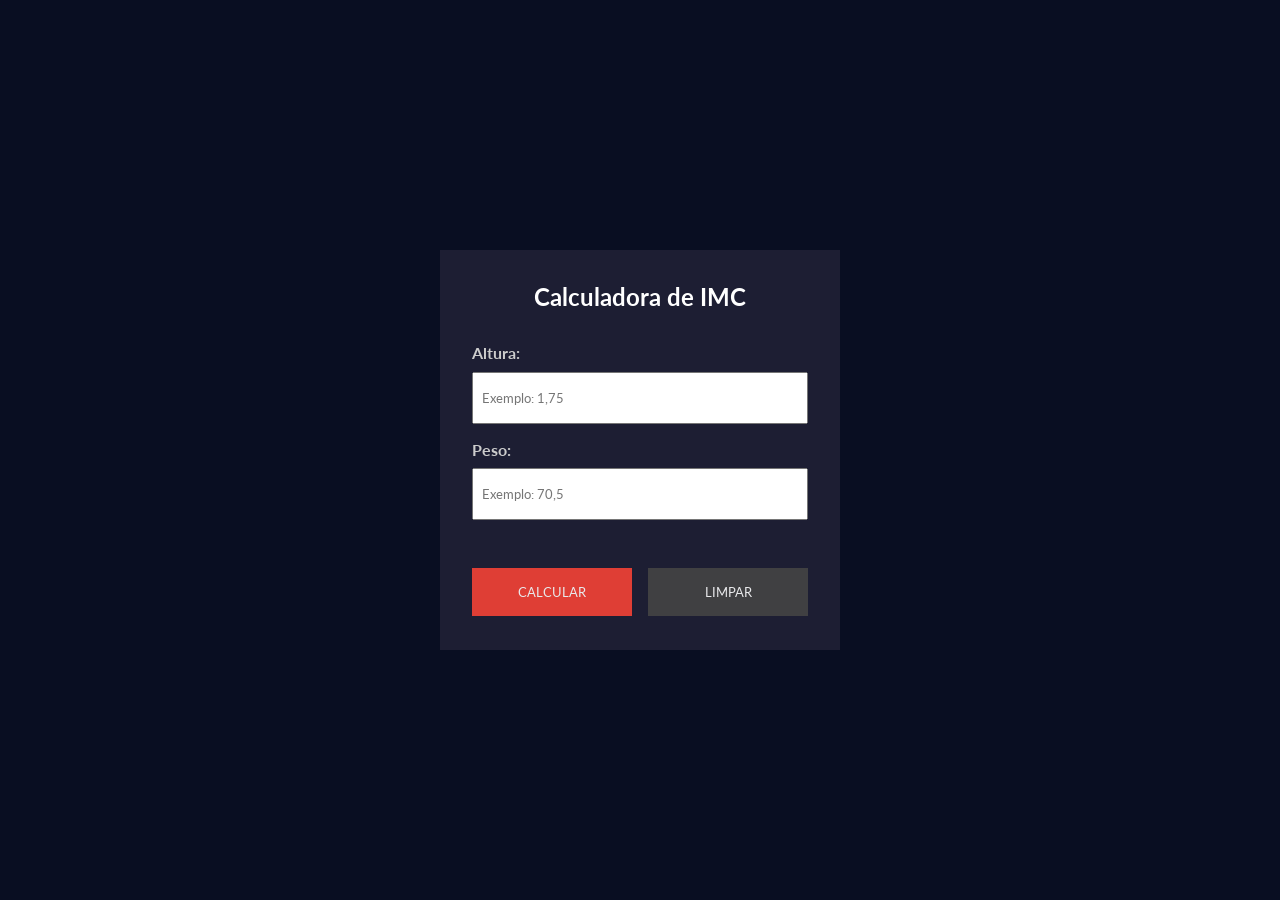
<file: Calculadora de IMC/index.html>
<!DOCTYPE html>
<html lang="pt-br">
<head>
    <meta charset="UTF-8">
    <meta name="viewport" content="width=device-width, initial-scale=1.0">
    <title>Calculadora de IMC</title>
    <link rel="stylesheet" href="style.css">
    <script src="scipts.js" defer></script>
    <link rel="preconnect" href="https://fonts.googleapis.com">
    <link rel="preconnect" href="https://fonts.gstatic.com" crossorigin>
    <link href="https://fonts.googleapis.com/css2?family=Lato:ital,wght@0,100;0,300;0,400;0,700;0,900;1,100;1,300;1,400;1,700;1,900&family=Roboto:ital,wght@0,100..900;1,100..900&display=swap" rel="stylesheet">
</head>
<body>
    <div class="container">
        <div id="calc-container" >
            <h2>Calculadora de IMC</h2>
            <form id="imc-form" >
                <div class="form-inputs">
                    <div class="form-control">
                        <label for="height">Altura:</label>
                        <input 
                        type="text" 
                        name="height" 
                        id="height" 
                        placeholder="Exemplo: 1,75">
                    </div>
                    <div class="form-control">
                        <label for="weight">Peso:</label>
                        <input 
                        type="text" 
                        name="weight" 
                        id="weight" 
                        placeholder="Exemplo: 70,5">
                    </div>
                </div>

                <div class="action-control">
                    <button id="calc-btn">Calcular</button>
                    <button id="clear-btn">Limpar</button>
                </div>
            </form>
        </div>

        <div id="result-container" class="hide">
            <p id="imc-number">Seu IMC: <span></span></p>
            <p id="imc-info">Situação Atual: <span></span></p>
            <h3>Confira as classificações:</h3>
            <div id="imc-table">
                <div class="table-header">
                    <h4>IMC</h4>
                    <h4>Classificação</h4>
                    <h4>Obesidade</h4>
                </div>
                
            </div>
            <button id="back-btn">Voltar</button>
        </div>
    </div>
</body>
</html>
</file>
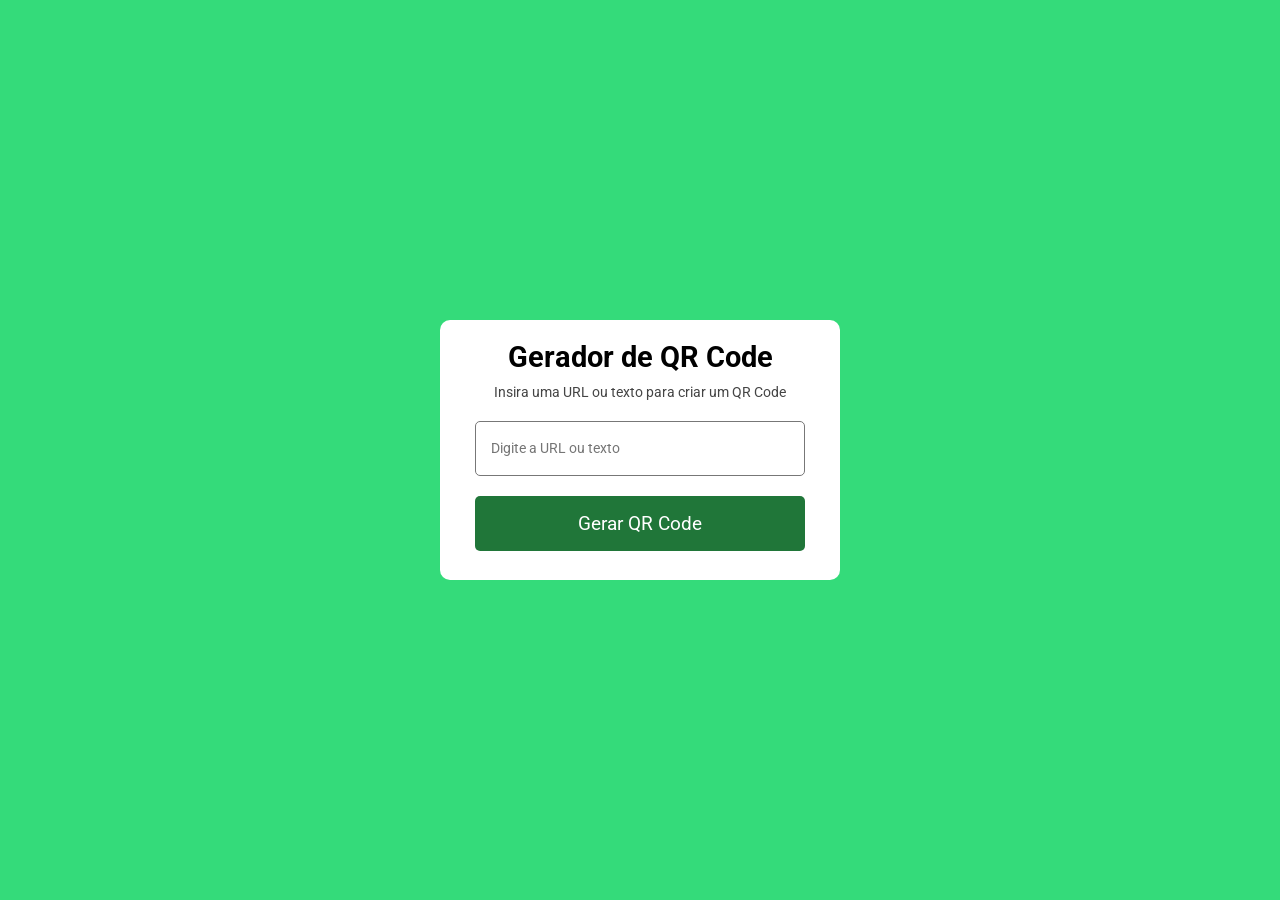
<file: Gerador de QR Code/index.html>
<!DOCTYPE html>
<html lang="pt-br">
<head>
    <meta charset="UTF-8">
    <meta name="viewport" content="width=device-width, initial-scale=1.0">
    <title>Gerador de QR Code</title>
    <link rel="preconnect" href="https://fonts.googleapis.com">
    <link rel="preconnect" href="https://fonts.gstatic.com" crossorigin>
    <link href="https://fonts.googleapis.com/css2?family=Roboto:ital,wght@0,100..900;1,100..900&display=swap" rel="stylesheet">
    <link rel="stylesheet" href="style.css">
    <script src="script.js" defer></script>
</head>
<body>
    <div class="container">
        <header id="qr-header">
            <h1>Gerador de QR Code</h1>
            <p>Insira uma URL ou texto para criar um QR Code</p>
        </header>
        <div id="qr-form">
            <input type="text" placeholder="Digite a URL ou texto">
            <button>Gerar QR Code</button>
        </div>
        <div id="qr-code">
            <img src="qrcode.png" alt="QR Code">
        </div>
        
    </div>
</body>
</html>
</file>
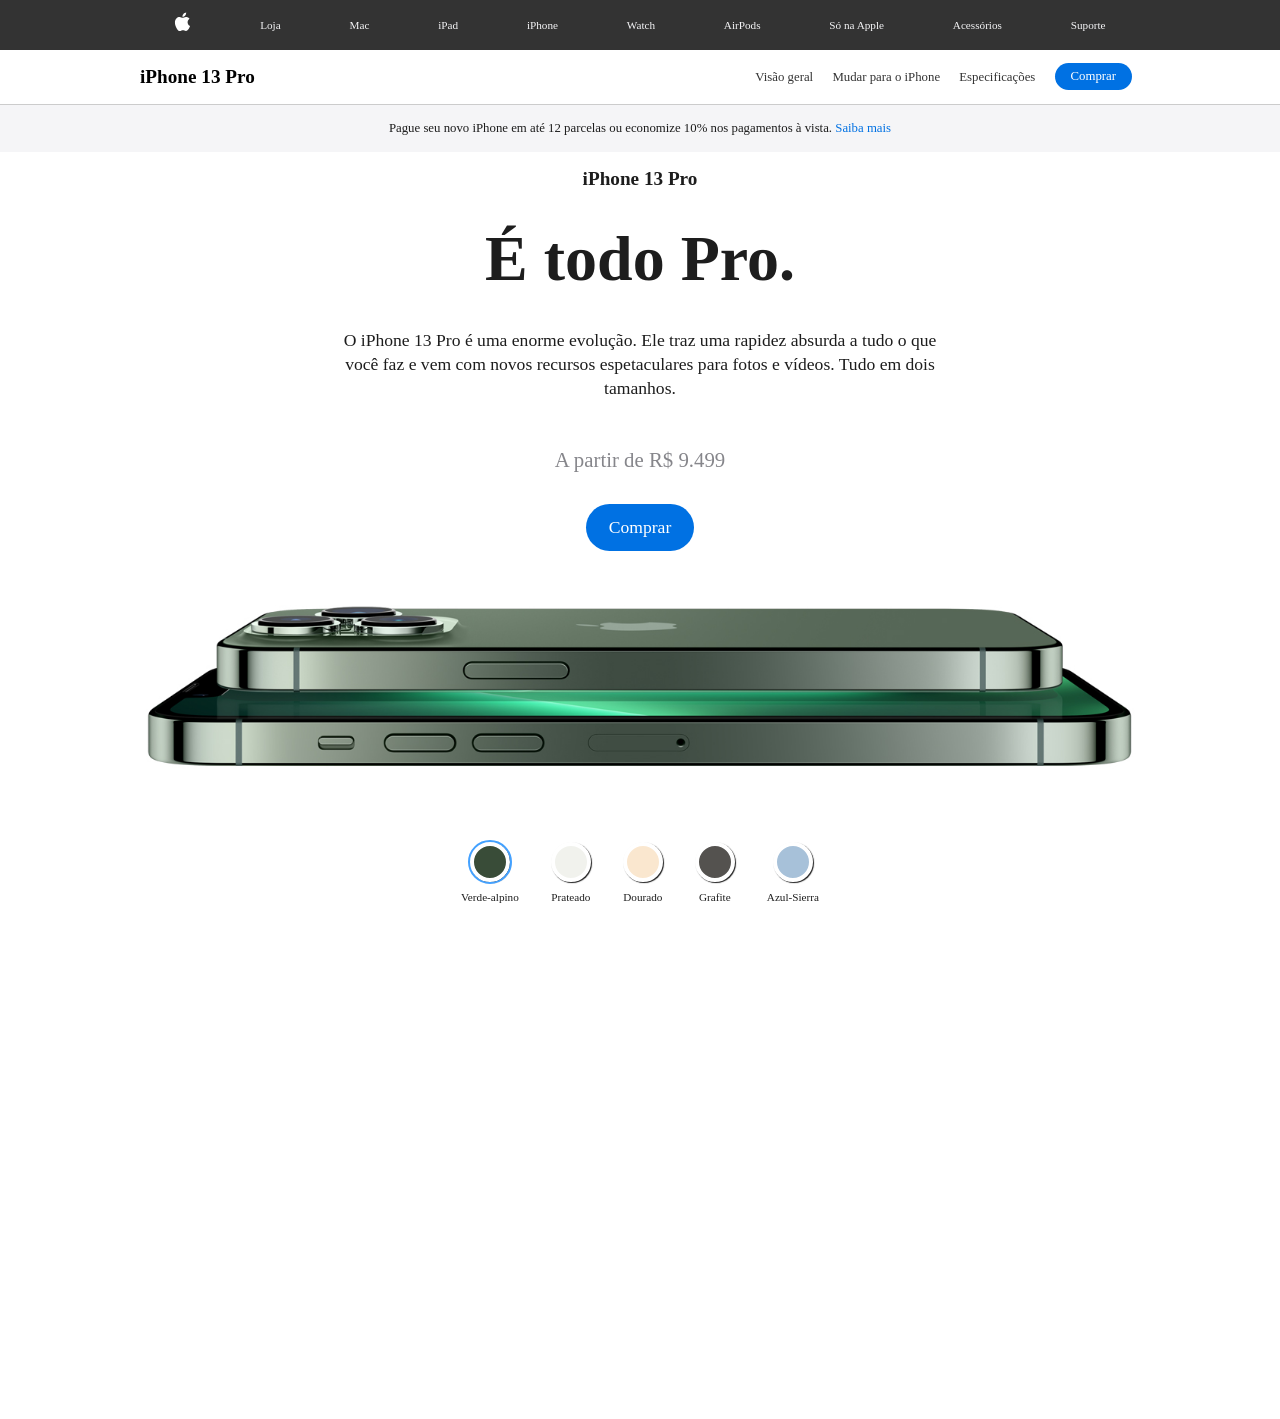
<file: Iphone 13/index.html>
<!DOCTYPE html>
<html lang="pt-br">
  <head>
    <meta charset="UTF-8" />
    <meta http-equiv="X-UA-Compatible" content="IE=edge" />
    <meta name="viewport" content="width=device-width, initial-scale=1.0" />
    <title>iPhone 13 Pro</title>
    <link rel="stylesheet" href="style.css" />
    <script src="script.js" defer></script>
  </head>
  <body>
    <header>
      <nav>
        <ul id="navbar">
          <li id="logo">
            <a href="#">
              <img src="imgs/logo_apple.svg" alt="Apple" />
            </a>
          </li>
          <li>
            <a href="#">Loja</a>
          </li>
          <li>
            <a href="#">Mac</a>
          </li>
          <li>
            <a href="#">iPad</a>
          </li>
          <li>
            <a href="#">iPhone</a>
          </li>
          <li>
            <a href="#">Watch</a>
          </li>
          <li>
            <a href="#">AirPods</a>
          </li>
          <li>
            <a href="#">Só na Apple</a>
          </li>
          <li>
            <a href="#">Acessórios</a>
          </li>
          <li>
            <a href="#">Suporte</a>
          </li>
        </ul>
      </nav>
      <div id="bottom-header">
        <div id="bottom-header-inner">
          <h3>iPhone 13 Pro</h3>
          <div id="bottom-header-links">
            <a href="#">Visão geral</a>
            <a href="#">Mudar para o iPhone</a>
            <a href="#">Especificações</a>
            <a href="#" class="btn">Comprar</a>
          </div>
        </div>
      </div>
    </header>
    <div id="ribbon">
      <p>
        Pague seu novo iPhone em até 12 parcelas ou economize 10% nos pagamentos
        à vista. <a href="#">Saiba mais</a>
      </p>
    </div>
    <main id="main-content">
      <h1 id="title">iPhone 13 Pro</h1>
      <p id="subtitle">É todo Pro.</p>
      <p id="description">
        O iPhone 13 Pro é uma enorme evolução. Ele traz uma rapidez absurda a
        tudo o que você faz e vem com novos recursos espetaculares para fotos e
        vídeos. Tudo em dois tamanhos.
      </p>
      <p id="price">A partir de R$ 9.499</p>
      <a href="#" class="btn">Comprar</a>
      <img id="product-image" src="imgs/iphone_green.jpg" alt="iPhone 13" />
      <div id="image-picker">
        <ul>
          <li id="green">
            <span class="color selected"></span>
            <span class="description">Verde-alpino</span>
          </li>
          <li id="silver">
            <span class="color"></span>
            <span class="description">Prateado</span>
          </li>
          <li id="golden">
            <span class="color"></span>
            <span class="description">Dourado</span>
          </li>
          <li id="grafite">
            <span class="color"></span>
            <span class="description">Grafite</span>
          </li>
          <li id="blue">
            <span class="color"></span>
            <span class="description">Azul-Sierra</span>
          </li>
        </ul>
      </div>
    </main>
  </body>
</html>
</file>
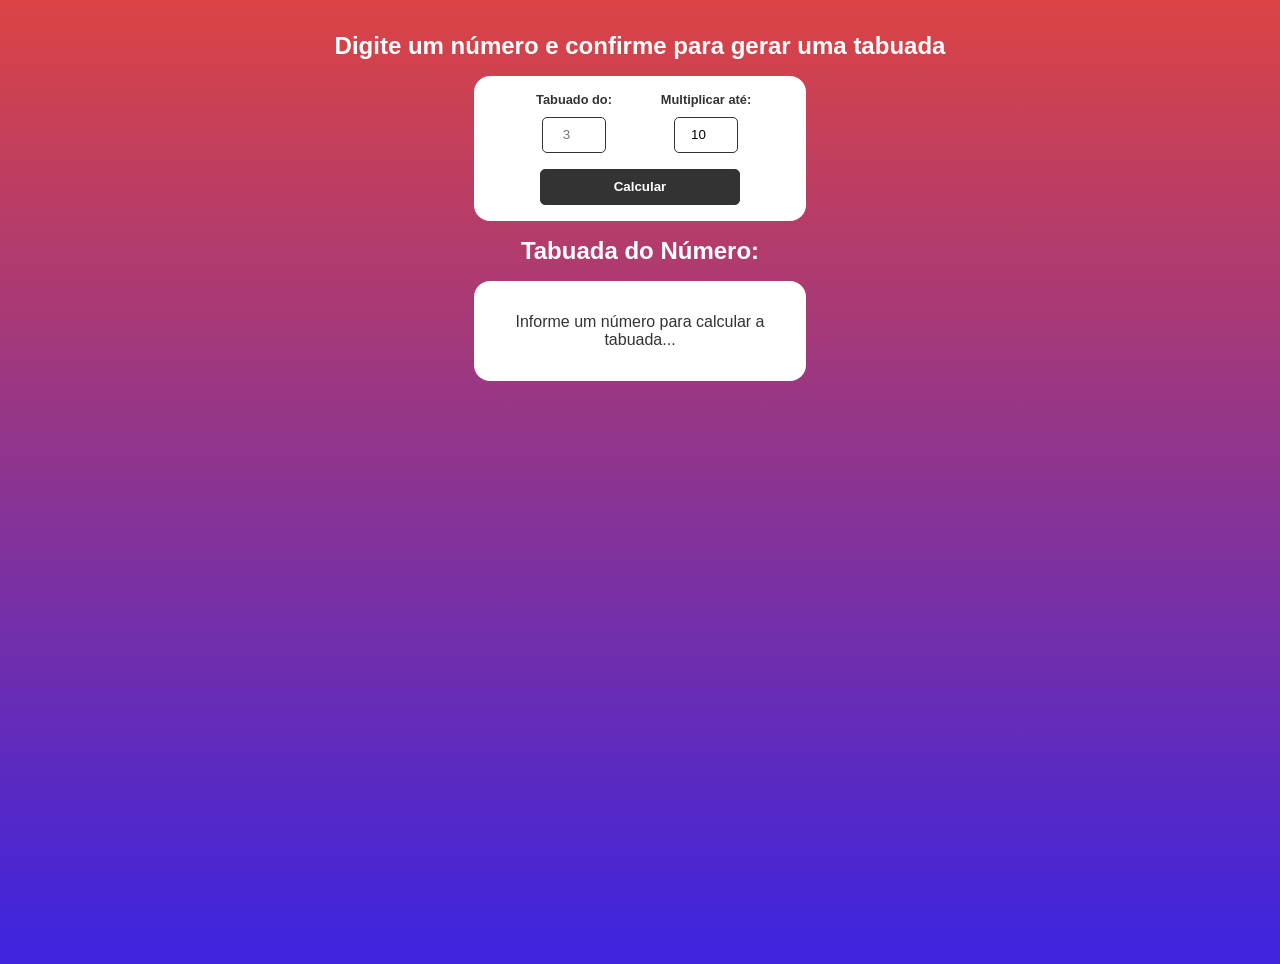
<file: Tabuada/index.html>
<!DOCTYPE html>
<html lang="pt-br">
<head>
    <meta charset="UTF-8">
    <meta name="viewport" content="width=device-width, initial-scale=1.0">
    <title>Tabuada JS</title>
    <link rel="stylesheet" href="style.css">
    <script src="scripts.js" defer></script>
</head>
<body>
    <h2>Digite um número e confirme para gerar uma tabuada</h2>

    <form id="multiplication-form">
        <div class="form-control">
            <label for="number">Tabuado do:</label>
            <input type="number" name="number" id="number" placeholder="3">
        </div>
        <div class="form-control">
            <label for="multiplicator">Multiplicar até:</label>
            <input 
            type="number" 
            name="multiplicator" 
            id="multiplicator" 
            placeholder="3" 
            value="10">
        </div>
        <input type="submit" value="Calcular">
    </form>

    <div id="multiplication-table">
        <h2 id="multiplication-title">Tabuada do Número: <span></span></h2>
        <div id="multiplication-operations">
            <p>Informe um número para calcular a tabuada...</p>
        </div>
    </div>
</body>
</html>
</file>
<file: Calculadora de IMC/style.css>
* {
    margin: 0;
    padding: 0;
    box-sizing: border-box;
    font-family: "Lato", sans-serif;
}

body {
    background-color: #090e22;
    display: flex;
    justify-content: center;
    align-items: center;
    min-height: 100vh;
    color: #fff;
}

.hide {
    display: none !important;
}

.container {
    min-width: 400px;
    min-height: 400px;
    background-color: #1d1e33;
    padding: 2rem;
}

#calc-container h2 {
    text-align: center;
    margin-bottom: 2rem;
}

.form-inputs {
    display: flex;
    flex-direction: column;
    justify-content: space-between;
}

.form-control {
    display: flex;
    flex-direction: column;
    flex: 1;
    margin-bottom: 1rem;
}

.form-control label {
    font-weight: bold;
    margin-bottom: 0.6rem;
    color: #ccc;
}

.form-control input {
    padding: 1rem 0.5rem;
}

.action-control {
    display: flex;
    justify-content: space-between;
    margin-top: 2rem;
    gap: 1rem;
}

button {
    text-transform: uppercase;
    padding: 1rem 1.5rem;
    background-color: #f44236;
    border: none;
    cursor: pointer;
    color: #fff;
    opacity: 0.9;
    flex: 1;
}

button:hover {
    opacity: 1;
}

#clear-btn {
    background-color: #444;
}

#result-container {
    text-align: center;
    display: flex;
    flex-direction: column;
}

#imc-number {
    font-size: 2.4rem;
    margin-bottom: 0.6rem;
}

#imc-info {
    font-size: 1.4rem;
    color: #ccc;
}

#result-container h3 {
    margin-top: 1rem;
    color: #dfdfdf;
}

#imc-table {
    margin: 1.5rem 0;
    font-size: 0.8rem;
}

.table-header {
    font-weight: bold;
    color: #ccc;
}

.table-header, .table-data {
    display: flex;
    justify-content: space-between;
    margin-bottom: 0.5rem;
    padding-bottom: 0.5rem;
    border-bottom: 1px solid #444;
}

.table-header h4, .table-data p {
    flex: 1;
}

.table-header h4:nth-child(3), .table-data p:nth-child(3) {
max-width: 80px;
}

#back-btn {
    align-self: center;
}

.good {
    color: #12db34;
}

.low {
    color: #dbce12;
}

.medium {
    color: #db6212;
}

.high {
    color: #db1912;
}
</file>
<file: Gerador de QR Code/style.css>
* {
    margin: 0;
    padding: 0;
    box-sizing: border-box;
    font-family: Roboto;
}

body {
    display: flex;
    align-items: center;
    justify-content: center;
    min-height: 100vh;
    background-color: #34db7a;
}

.container {
    background-color: #fff;
    height: 260px;
    width: 400px;
    border-radius: 10px;
    padding: 20px;
    transition: 0.2s;
}

.container.active {
    height: 500px;
}

#qr-header {
    text-align: center;
}

#qr-header h1{
    font-size: 1.8rem;
    margin-bottom: 10px;
}

#qr-header p {
    color: #444;
    font-size: 0.9rem;
}

#qr-form {
    margin: 20px 15px;
}

#qr-form input, #qr-form button {
    width: 100%;
    height: 55px;
    border: none;
    border-radius: 5px;
    font-size: 0.9rem;
}

#qr-form input {
    border: 1px solid #777;
    padding: 10px 15px;
}

#qr-form button {
    background-color: #086824;
    color: #fff;
    font-size: 1.2rem;
    margin-top: 20px;
    cursor: pointer;
    opacity: 0.9;
    transition: 0.4s;
}

#qr-form button:hover {
    opacity: 1;
}

#qr-code {
    display: flex;
    opacity: 0;
    border: 1px solid #CCC;
    padding: 30px 0;
    margin: 20px 15px;
    justify-content: center;
    border-radius: 5px;
    transition: 0.5s;
}

.container.active #qr-code {
    opacity: 1;
}
</file>
<file: Iphone 13/style.css>
/* Geral */
* {
  margin: 0;
  padding: 0;
  font-family: Verdana;
}

ul {
  list-style: none;
}

a {
  text-decoration: none;
}

/* Navbar */
header nav {
  background-color: #333;
}

#navbar {
  display: flex;
  justify-content: space-around;
  align-items: center;
  font-size: 0.7rem;
  padding: 0 1rem;
  max-width: 1000px;
  margin: 0 auto;
}

#navbar a {
  color: #f5f5f7;
  transform: 4s;
}

#navbar a:hover {
  color: #fff;
}

#bottom-header {
  font-size: 0.8rem;
  padding: 1rem;
  border-bottom: 1px solid #ccc;
}

#bottom-header h3 {
  font-size: 1.2rem;
}

#bottom-header a {
  color: #333;
}

#bottom-header-inner {
  max-width: 1000px;
  margin: 0 auto;
  display: flex;
  justify-content: space-between;
  align-items: center;
}

#bottom-header-inner a {
  margin: 0 0.5rem;
}

#bottom-header-inner .btn,
.btn {
  background: #0071e3;
  border-radius: 10rem;
  padding: 0.4rem 1rem;
  color: #fff;
}

/* Conteúdo */
#ribbon {
  text-align: center;
  padding: 1rem;
  background-color: #f5f5f7;
  color: #1d1d1d;
  font-size: 0.8rem;
}

#ribbon a {
  color: #0071e3;
}

#main-content {
  text-align: center;
  color: #1d1d1d;
  display: flex;
  flex-direction: column;
  justify-content: center;
}

#main-content #title {
  margin: 1rem;
  font-size: 1.2rem;
}

#main-content #subtitle {
  margin: 1rem;
  font-size: 1.2rem;
  font-size: 4rem;
  font-weight: bold;
}

#main-content #description {
  max-width: 600px;
  margin: 1rem auto;
  font-size: 1.1rem;
  line-height: 1.5rem;
}

#main-content #price {
  font-size: 1.3rem;
  color: #86868b;
  margin: 2rem;
}

#main-content .btn {
  font-size: 1.1rem;
  padding: 0.8rem 1.4rem;
  align-self: center;
}

#main-content #product-image {
  max-width: 1000px;
  margin: 3rem auto;
  opacity: 1;
  transition: 0.5s;
}

#main-content #product-image.changing {
  opacity: 0.5;
}

#image-picker {
  margin-bottom: 500px;
}

#image-picker ul {
  display: flex;
  justify-content: center;
}

#image-picker li {
  margin: 1rem;
  display: flex;
  flex-direction: column;
  align-items: center;
  cursor: pointer;
}

#image-picker li .color {
  width: 2rem;
  height: 2rem;
  border-radius: 50%;
  box-shadow: 1px 1px 1px;
  border: 4px solid #fff;
  pointer-events: none;
}

#image-picker li .description {
  font-size: 0.7rem;
  color: #1d1d1d;
  margin-top: 0.6rem;
}

#green .color {
  background-color: #394c38;
}

#silver .color {
  background-color: #f1f2ed;
}

#golden .color {
  background-color: #fae7cf;
}

#grafite .color {
  background-color: #54524f;
}

#blue .color {
  background-color: #a7c1d9;
}

.selected {
  outline: 2px solid #43a1ff;
}

/* Mobile */
@media (max-width: 480px) {
  #navbar li {
    display: none;
  }

  #navbar #logo {
    display: flex;
  }

  #bottom-header-links a {
    display: none;
  }

  #bottom-header-links .btn {
    display: flex;
  }

  #main-content {
    padding: 2rem;
    overflow: hidden;
  }

  #main-content #subtitle {
    font-size: 3rem;
  }
}
</file>
<file: Tabuada/style.css>
* {
    margin: 0;
    padding: 0;
    font-family: Arial, Helvetica, sans-serif;
}

body {
    text-align: center;
    padding: 2rem;
    min-height: 100vh;
    background: linear-gradient(180deg, #DB4444 0%, #3F24DD 98%);
    color: white;
}

h2 {
    margin-bottom: 1rem;
}

#multiplication-form {
    display: flex;
    justify-content: center;
    align-items: center;
    flex-wrap: wrap;
    max-width: 300px;
    margin: 1rem auto;
    padding: 1rem;
    background-color: #fff;
    border-radius: 1rem;
    color: #333;
}

.form-control {
    display: flex;
    flex-direction: column;
    align-items: center;
    width: 100px;
    margin: 0 1rem;
}

.form-control label {
    margin-bottom: 0.6rem;
    font-size: 0.8rem;
    font-weight: bold;
}

.form-control input {
    margin-bottom: 1rem;
    flex: 1;
    padding: 0.6rem 0.4rem;
    border: 1px solid #333;
    width: 50px;
    border-radius: 5px;
    text-align: center;
}

#multiplication-form input[type=submit] {
    max-height: 50px;
    padding: 0.6rem 1.2rem;
    width: 200px;
    color: #fff;
    background-color: #333;
    border: 1px solid #333;
    border-radius: 5px;
    cursor: pointer;
    font-weight: bold;
}

#multiplication-operations {
    display: flex;
    flex-direction: column;
    align-items: center;
    max-width: 300px;
    margin: 1rem auto;
    padding: 2rem 1rem;
    background-color: #fff;
    color: #333;
    border-radius: 1rem;
}

#multiplication-operations .row {
    display: flex;
    justify-content: center;
    border: 1px solid #ccc;
    border-bottom: none;
    padding: 0.5rem;
    width: 150px;

}

#multiplication-operations .row:last-child {
    border-bottom: 1px solid #ccc;
}

#multiplication-operations .result {
    margin-left: 0.4rem;
}
</file>
